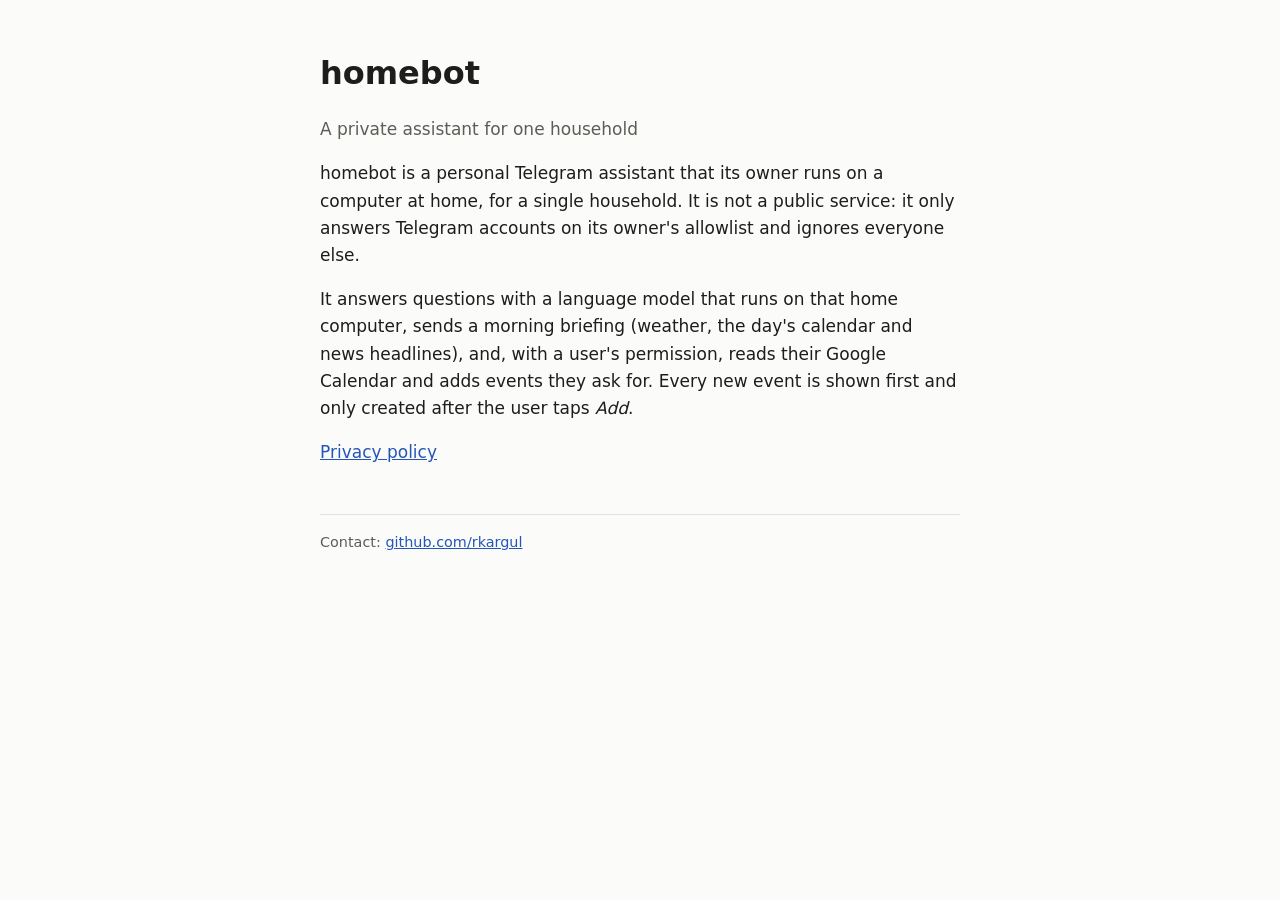
<file: index.html>
<!doctype html>
<html lang="en">
<head>
  <meta charset="utf-8">
  <meta name="viewport" content="width=device-width, initial-scale=1">
  <title>homebot</title>
  <link rel="stylesheet" href="style.css">
</head>
<body>
<main>
  <h1>homebot</h1>
  <p class="muted">A private assistant for one household</p>

  <p>homebot is a personal Telegram assistant that its owner runs on a computer at home, for a single
  household. It is not a public service: it only answers Telegram accounts on its owner's allowlist and
  ignores everyone else.</p>

  <p>It answers questions with a language model that runs on that home computer, sends a morning briefing
  (weather, the day's calendar and news headlines), and, with a user's permission, reads their Google
  Calendar and adds events they ask for. Every new event is shown first and only created after the user
  taps <em>Add</em>.</p>

  <p><a href="privacy.html">Privacy policy</a></p>

  <footer>Contact: <a href="https://github.com/rkargul">github.com/rkargul</a></footer>
</main>
</body>
</html>
</file>
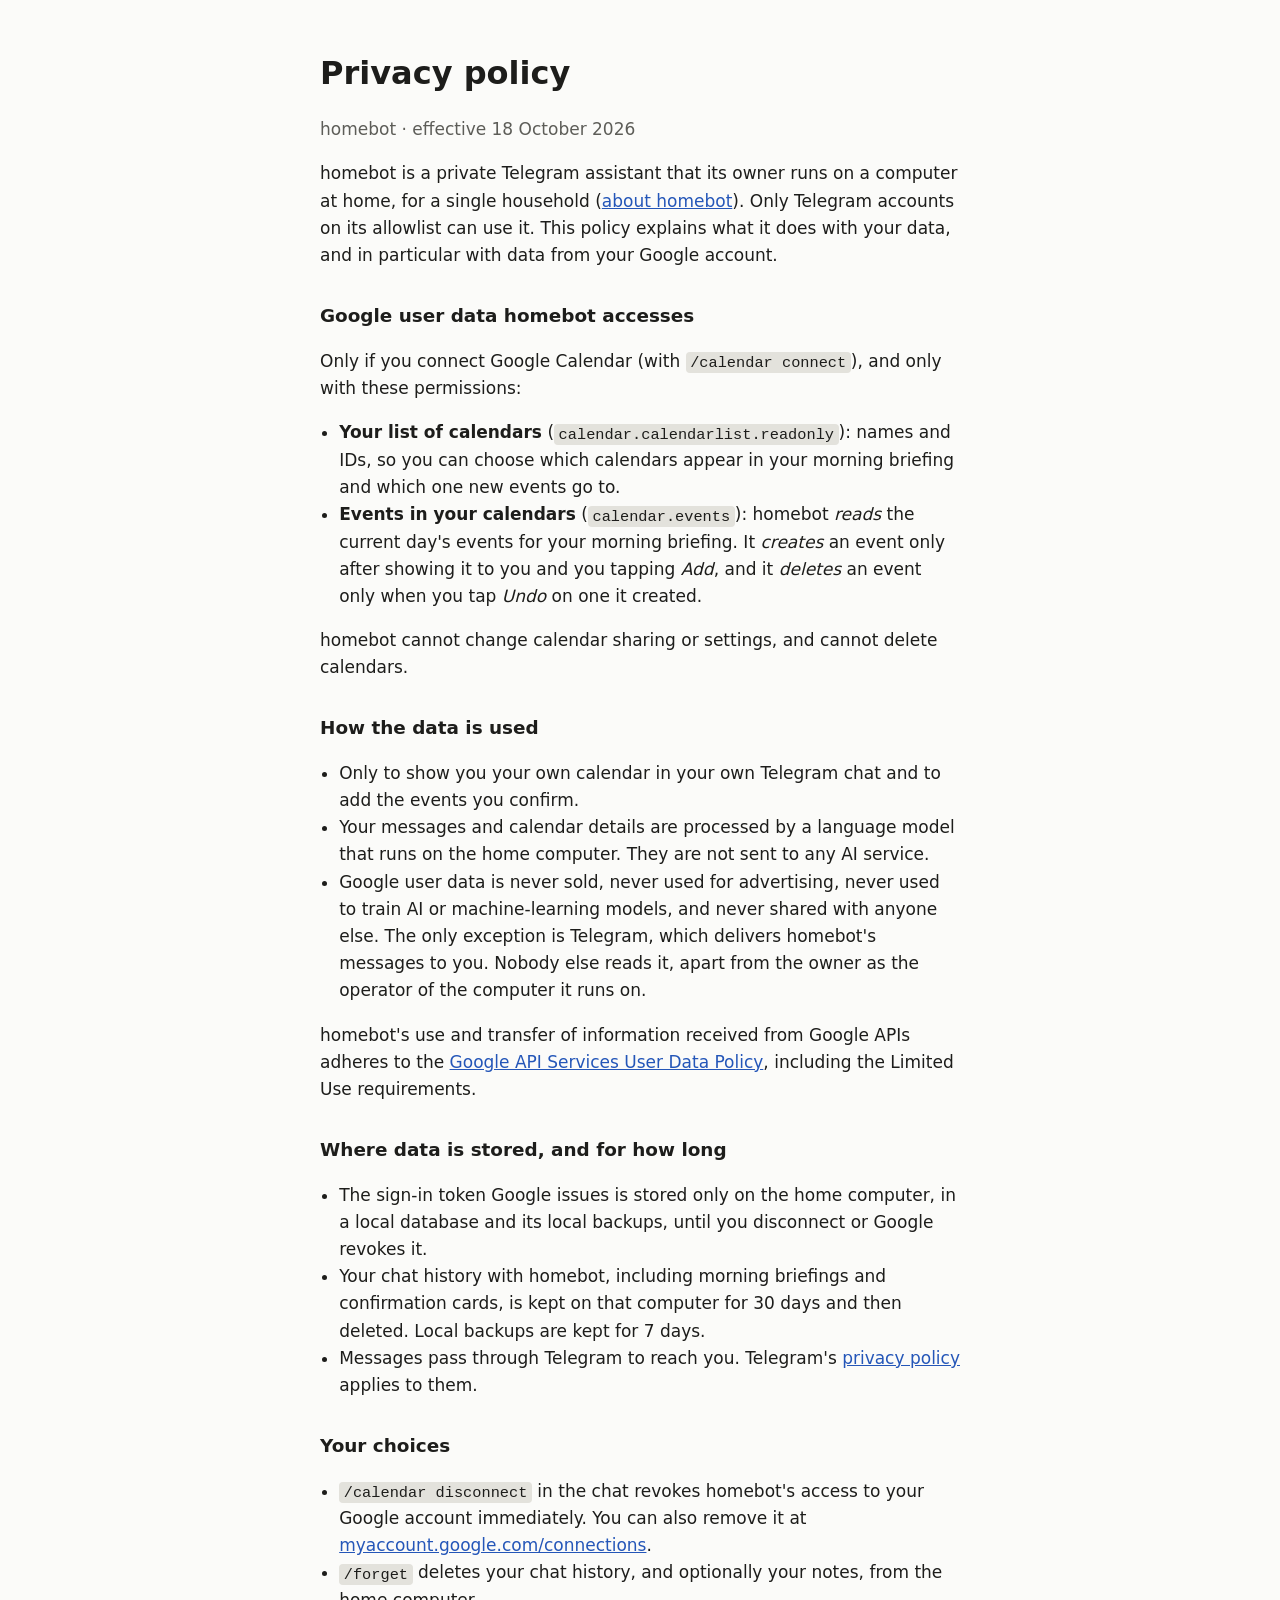
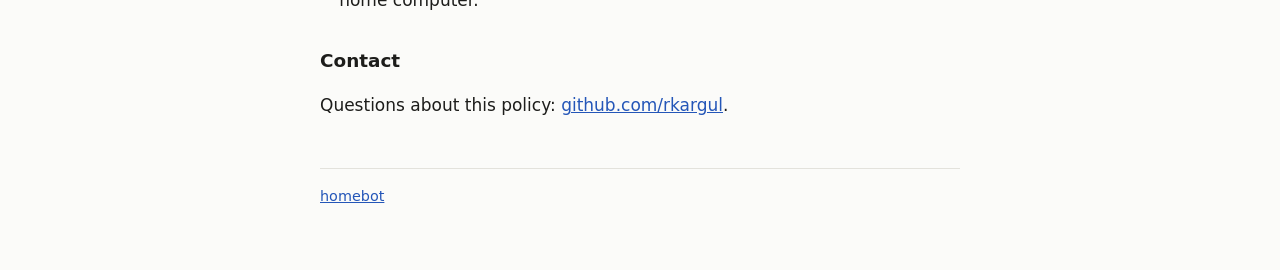
<file: privacy.html>
<!doctype html>
<html lang="en">
<head>
  <meta charset="utf-8">
  <meta name="viewport" content="width=device-width, initial-scale=1">
  <title>homebot privacy policy</title>
  <link rel="stylesheet" href="style.css">
</head>
<body>
<main>
  <h1>Privacy policy</h1>
  <p class="muted">homebot · effective 18 October 2026</p>

  <p>homebot is a private Telegram assistant that its owner runs on a computer at home, for a single
  household (<a href="./">about homebot</a>). Only Telegram accounts on its allowlist can use it. This
  policy explains what it does with your data, and in particular with data from your Google account.</p>

  <h2>Google user data homebot accesses</h2>
  <p>Only if you connect Google Calendar (with <code>/calendar connect</code>), and only with these permissions:</p>
  <ul>
    <li><strong>Your list of calendars</strong> (<code>calendar.calendarlist.readonly</code>): names and IDs,
      so you can choose which calendars appear in your morning briefing and which one new events go to.</li>
    <li><strong>Events in your calendars</strong> (<code>calendar.events</code>): homebot <em>reads</em> the
      current day's events for your morning briefing. It <em>creates</em> an event only after showing it to you
      and you tapping <em>Add</em>, and it <em>deletes</em> an event only when you tap <em>Undo</em> on one
      it created.</li>
  </ul>
  <p>homebot cannot change calendar sharing or settings, and cannot delete calendars.</p>

  <h2>How the data is used</h2>
  <ul>
    <li>Only to show you your own calendar in your own Telegram chat and to add the events you confirm.</li>
    <li>Your messages and calendar details are processed by a language model that runs on the home computer.
      They are not sent to any AI service.</li>
    <li>Google user data is never sold, never used for advertising, never used to train AI or machine-learning
      models, and never shared with anyone else. The only exception is Telegram, which delivers homebot's
      messages to you. Nobody else reads it, apart from the owner as the operator of the computer it runs on.</li>
  </ul>
  <p>homebot's use and transfer of information received from Google APIs adheres to the
    <a href="https://developers.google.com/terms/api-services-user-data-policy">Google API Services User Data Policy</a>,
    including the Limited Use requirements.</p>

  <h2>Where data is stored, and for how long</h2>
  <ul>
    <li>The sign-in token Google issues is stored only on the home computer, in a local database and its local backups, until you
      disconnect or Google revokes it.</li>
    <li>Your chat history with homebot, including morning briefings and confirmation cards, is kept on that
      computer for 30 days and then deleted. Local backups are kept for 7 days.</li>
    <li>Messages pass through Telegram to reach you. Telegram's
      <a href="https://telegram.org/privacy">privacy policy</a> applies to them.</li>
  </ul>

  <h2>Your choices</h2>
  <ul>
    <li><code>/calendar disconnect</code> in the chat revokes homebot's access to your Google account
      immediately. You can also remove it at
      <a href="https://myaccount.google.com/connections">myaccount.google.com/connections</a>.</li>
    <li><code>/forget</code> deletes your chat history, and optionally your notes, from the home computer.</li>
  </ul>

  <h2>Contact</h2>
  <p>Questions about this policy: <a href="https://github.com/rkargul">github.com/rkargul</a>.</p>

  <footer><a href="./">homebot</a></footer>
</main>
</body>
</html>
</file>
<file: style.css>
:root { --bg: #fbfbf9; --fg: #1d1d1b; --muted: #5d5d58; --line: #e3e2dc; --link: #2456b8; }
@media (prefers-color-scheme: dark) { :root { --bg: #161615; --fg: #ecebe6; --muted: #a5a49d; --line: #2e2d2a; --link: #8cb0f5; } }
* { box-sizing: border-box; }
body { margin: 0; background: var(--bg); color: var(--fg); font: 17px/1.6 -apple-system, system-ui, "Segoe UI", sans-serif; }
main { max-width: 42rem; margin: 0 auto; padding: 3rem 1rem 4rem; }
h1 { font-size: 2rem; margin: 0 0 .25rem; } h2 { font-size: 1.15rem; margin: 2rem 0 .5rem; }
p, li { color: var(--fg); } .muted { color: var(--muted); } a { color: var(--link); }
ul { padding-left: 1.2rem; } code { font-size: .9em; background: var(--line); padding: .1em .3em; border-radius: 4px; }
footer { margin-top: 3rem; padding-top: 1rem; border-top: 1px solid var(--line); color: var(--muted); font-size: .9rem; }
</file>
